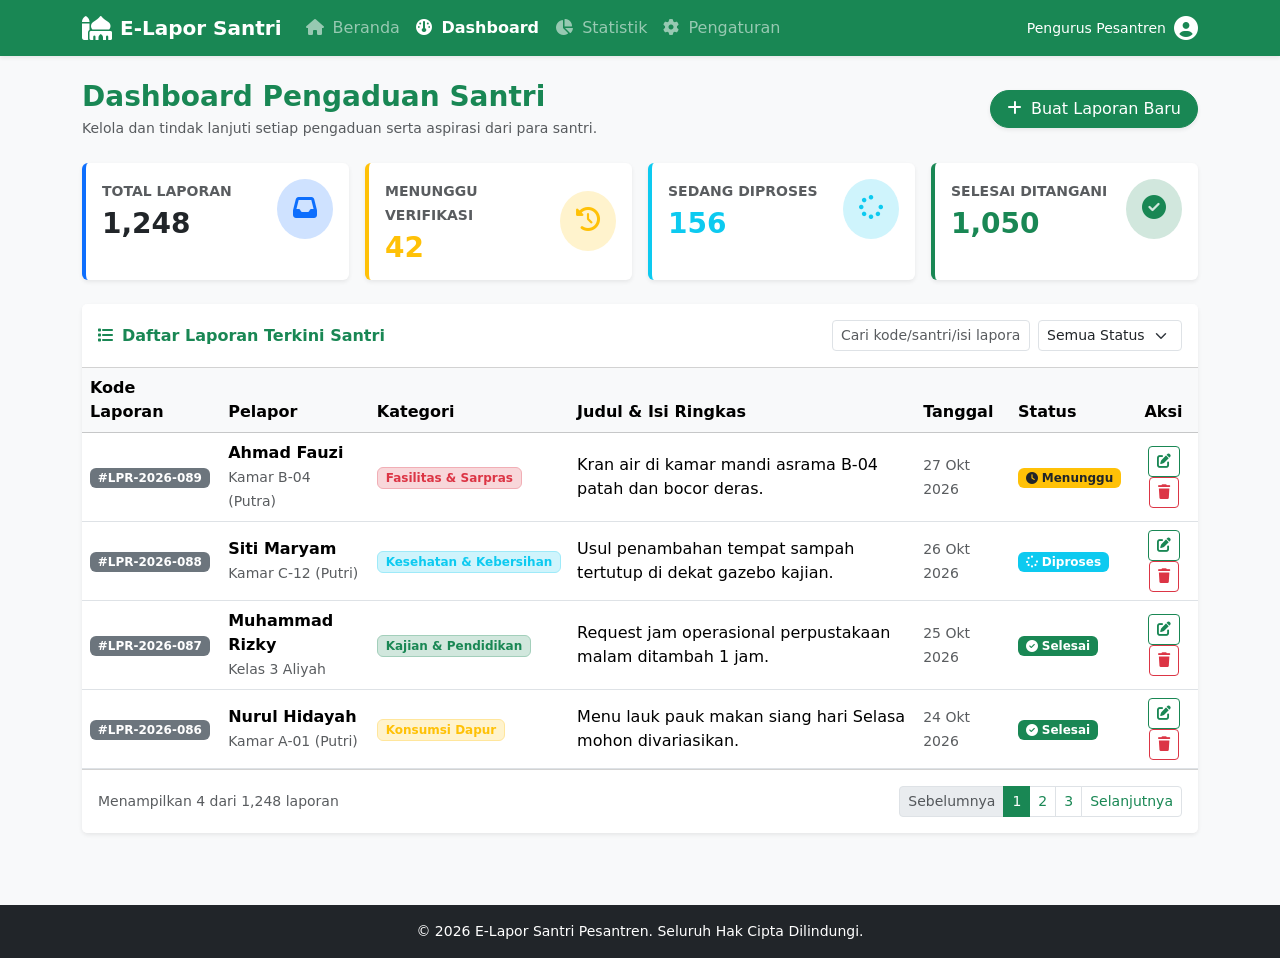
<file: dashboard.html>
<!DOCTYPE html>
<html lang="id">
<head>
    <meta charset="UTF-8">
    <meta name="viewport" content="width=device-width, initial-scale=1.0">
    <title>Dashboard - E-Lapor Santri</title>
    <!-- Bootstrap 5 CSS -->
    <link href="https://cdn.jsdelivr.net/npm/bootstrap@5.3.2/dist/css/bootstrap.min.css" rel="stylesheet">
    <!-- FontAwesome Icons -->
    <link href="https://cdnjs.cloudflare.com/ajax/libs/font-awesome/6.4.2/css/all.min.css" rel="stylesheet">
</head>
<body class="bg-light">

    <!-- Navbar Admin -->
    <nav class="navbar navbar-expand-lg navbar-dark bg-success sticky-top shadow-sm">
        <div class="container">
            <a class="navbar-brand fw-bold d-flex align-items-center gap-2" href="index.html">
                <i class="fa-solid fa-mosque fs-4"></i> E-Lapor Santri
            </a>
            <button class="navbar-toggler" type="button" data-bs-toggle="collapse" data-bs-target="#navbarNav">
                <span class="navbar-toggler-icon"></span>
            </button>
            <div class="collapse navbar-collapse" id="navbarNav">
                <ul class="navbar-nav me-auto mb-2 mb-lg-0">
                    <li class="nav-item">
                        <a class="nav-link" href="index.html"><i class="fa-solid fa-house me-1"></i> Beranda</a>
                    </li>
                    <li class="nav-item">
                        <a class="nav-link active fw-semibold" href="dashboard.html"><i class="fa-solid fa-gauge me-1"></i> Dashboard</a>
                    </li>
                    <li class="nav-item">
                        <a class="nav-link" href="statistik.html"><i class="fa-solid fa-chart-pie me-1"></i> Statistik</a>
                    </li>
                    <li class="nav-item">
                        <a class="nav-link" href="setting.html"><i class="fa-solid fa-gear me-1"></i> Pengaturan</a>
                    </li>
                </ul>
                <div class="d-flex align-items-center gap-2 text-white">
                    <span class="small">Pengurus Pesantren</span>
                    <i class="fa-solid fa-circle-user fs-4"></i>
                </div>
            </div>
        </div>
    </nav>

    <!-- Main Content -->
    <div class="container py-4">

        <!-- Header Page -->
        <div class="d-flex justify-content-between align-items-center mb-4">
            <div>
                <h3 class="fw-bold text-success mb-1">Dashboard Pengaduan Santri</h3>
                <p class="text-muted small mb-0">Kelola dan tindak lanjuti setiap pengaduan serta aspirasi dari para santri.</p>
            </div>
            <a href="index.html#recent-reports" class="btn btn-success rounded-pill px-3 shadow-sm">
                <i class="fa-solid fa-plus me-1"></i> Buat Laporan Baru
            </a>
        </div>

        <!-- Metric Cards -->
        <div class="row g-3 mb-4">
            <div class="col-md-3">
                <div class="card border-0 shadow-sm border-start border-4 border-primary h-100">
                    <div class="card-body">
                        <div class="d-flex justify-content-between align-items-center">
                            <div>
                                <span class="text-muted small fw-bold">TOTAL LAPORAN</span>
                                <h3 class="fw-bold text-dark mb-0 mt-1">1,248</h3>
                            </div>
                            <div class="bg-primary-subtle text-primary p-3 rounded-circle">
                                <i class="fa-solid fa-inbox fs-4"></i>
                            </div>
                        </div>
                    </div>
                </div>
            </div>
            <div class="col-md-3">
                <div class="card border-0 shadow-sm border-start border-4 border-warning h-100">
                    <div class="card-body">
                        <div class="d-flex justify-content-between align-items-center">
                            <div>
                                <span class="text-muted small fw-bold">MENUNGGU VERIFIKASI</span>
                                <h3 class="fw-bold text-warning mb-0 mt-1">42</h3>
                            </div>
                            <div class="bg-warning-subtle text-warning p-3 rounded-circle">
                                <i class="fa-solid fa-clock-rotate-left fs-4"></i>
                            </div>
                        </div>
                    </div>
                </div>
            </div>
            <div class="col-md-3">
                <div class="card border-0 shadow-sm border-start border-4 border-info h-100">
                    <div class="card-body">
                        <div class="d-flex justify-content-between align-items-center">
                            <div>
                                <span class="text-muted small fw-bold">SEDANG DIPROSES</span>
                                <h3 class="fw-bold text-info mb-0 mt-1">156</h3>
                            </div>
                            <div class="bg-info-subtle text-info p-3 rounded-circle">
                                <i class="fa-solid fa-spinner fs-4"></i>
                            </div>
                        </div>
                    </div>
                </div>
            </div>
            <div class="col-md-3">
                <div class="card border-0 shadow-sm border-start border-4 border-success h-100">
                    <div class="card-body">
                        <div class="d-flex justify-content-between align-items-center">
                            <div>
                                <span class="text-muted small fw-bold">SELESAI DITANGANI</span>
                                <h3 class="fw-bold text-success mb-0 mt-1">1,050</h3>
                            </div>
                            <div class="bg-success-subtle text-success p-3 rounded-circle">
                                <i class="fa-solid fa-circle-check fs-4"></i>
                            </div>
                        </div>
                    </div>
                </div>
            </div>
        </div>

        <!-- Data Table Card -->
        <div class="card border-0 shadow-sm">
            <div class="card-header bg-white py-3 d-flex justify-content-between align-items-center">
                <h6 class="fw-bold text-success mb-0"><i class="fa-solid fa-list me-2"></i>Daftar Laporan Terkini Santri</h6>
                <div class="d-flex gap-2">
                    <input type="text" class="form-control form-control-sm" placeholder="Cari kode/santri/isi laporan...">
                    <select class="form-select form-select-sm" style="width: 150px;">
                        <option value="">Semua Status</option>
                        <option value="Menunggu">Menunggu</option>
                        <option value="Diproses">Diproses</option>
                        <option value="Selesai">Selesai</option>
                    </select>
                </div>
            </div>
            <div class="card-body p-0">
                <div class="table-responsive">
                    <table class="table table-hover align-middle mb-0">
                        <thead class="table-light">
                            <tr>
                                <th>Kode Laporan</th>
                                <th>Pelapor</th>
                                <th>Kategori</th>
                                <th>Judul & Isi Ringkas</th>
                                <th>Tanggal</th>
                                <th>Status</th>
                                <th class="text-center">Aksi</th>
                            </tr>
                        </thead>
                        <tbody>
                            <tr>
                                <td><span class="badge bg-secondary">#LPR-2026-089</span></td>
                                <td>
                                    <span class="fw-bold d-block">Ahmad Fauzi</span>
                                    <small class="text-muted">Kamar B-04 (Putra)</small>
                                </td>
                                <td><span class="badge bg-danger-subtle text-danger border border-danger-subtle">Fasilitas & Sarpras</span></td>
                                <td>Kran air di kamar mandi asrama B-04 patah dan bocor deras.</td>
                                <td><small class="text-muted">27 Okt 2026</small></td>
                                <td><span class="badge bg-warning text-dark"><i class="fa-solid fa-clock me-1"></i>Menunggu</span></td>
                                <td class="text-center">
                                    <button class="btn btn-sm btn-outline-success" data-bs-toggle="tooltip" title="Tindak Lanjuti"><i class="fa-solid fa-pen-to-square"></i></button>
                                    <button class="btn btn-sm btn-outline-danger" data-bs-toggle="tooltip" title="Hapus"><i class="fa-solid fa-trash"></i></button>
                                </td>
                            </tr>
                            <tr>
                                <td><span class="badge bg-secondary">#LPR-2026-088</span></td>
                                <td>
                                    <span class="fw-bold d-block">Siti Maryam</span>
                                    <small class="text-muted">Kamar C-12 (Putri)</small>
                                </td>
                                <td><span class="badge bg-info-subtle text-info border border-info-subtle">Kesehatan & Kebersihan</span></td>
                                <td>Usul penambahan tempat sampah tertutup di dekat gazebo kajian.</td>
                                <td><small class="text-muted">26 Okt 2026</small></td>
                                <td><span class="badge bg-info text-white"><i class="fa-solid fa-spinner me-1"></i>Diproses</span></td>
                                <td class="text-center">
                                    <button class="btn btn-sm btn-outline-success" data-bs-toggle="tooltip" title="Tindak Lanjuti"><i class="fa-solid fa-pen-to-square"></i></button>
                                    <button class="btn btn-sm btn-outline-danger" data-bs-toggle="tooltip" title="Hapus"><i class="fa-solid fa-trash"></i></button>
                                </td>
                            </tr>
                            <tr>
                                <td><span class="badge bg-secondary">#LPR-2026-087</span></td>
                                <td>
                                    <span class="fw-bold d-block">Muhammad Rizky</span>
                                    <small class="text-muted">Kelas 3 Aliyah</small>
                                </td>
                                <td><span class="badge bg-success-subtle text-success border border-success-subtle">Kajian & Pendidikan</span></td>
                                <td>Request jam operasional perpustakaan malam ditambah 1 jam.</td>
                                <td><small class="text-muted">25 Okt 2026</small></td>
                                <td><span class="badge bg-success"><i class="fa-solid fa-circle-check me-1"></i>Selesai</span></td>
                                <td class="text-center">
                                    <button class="btn btn-sm btn-outline-success" data-bs-toggle="tooltip" title="Tindak Lanjuti"><i class="fa-solid fa-pen-to-square"></i></button>
                                    <button class="btn btn-sm btn-outline-danger" data-bs-toggle="tooltip" title="Hapus"><i class="fa-solid fa-trash"></i></button>
                                </td>
                            </tr>
                            <tr>
                                <td><span class="badge bg-secondary">#LPR-2026-086</span></td>
                                <td>
                                    <span class="fw-bold d-block">Nurul Hidayah</span>
                                    <small class="text-muted">Kamar A-01 (Putri)</small>
                                </td>
                                <td><span class="badge bg-warning-subtle text-warning border border-warning-subtle">Konsumsi Dapur</span></td>
                                <td>Menu lauk pauk makan siang hari Selasa mohon divariasikan.</td>
                                <td><small class="text-muted">24 Okt 2026</small></td>
                                <td><span class="badge bg-success"><i class="fa-solid fa-circle-check me-1"></i>Selesai</span></td>
                                <td class="text-center">
                                    <button class="btn btn-sm btn-outline-success" data-bs-toggle="tooltip" title="Tindak Lanjuti"><i class="fa-solid fa-pen-to-square"></i></button>
                                    <button class="btn btn-sm btn-outline-danger" data-bs-toggle="tooltip" title="Hapus"><i class="fa-solid fa-trash"></i></button>
                                </td>
                            </tr>
                        </tbody>
                    </table>
                </div>
            </div>
            <div class="card-footer bg-white py-3 d-flex justify-content-between align-items-center">
                <small class="text-muted">Menampilkan 4 dari 1,248 laporan</small>
                <nav>
                    <ul class="pagination pagination-sm mb-0">
                        <li class="page-item disabled"><a class="page-link" href="#">Sebelumnya</a></li>
                        <li class="page-item active"><a class="page-link bg-success border-success" href="#">1</a></li>
                        <li class="page-item"><a class="page-link text-success" href="#">2</a></li>
                        <li class="page-item"><a class="page-link text-success" href="#">3</a></li>
                        <li class="page-item"><a class="page-link text-success" href="#">Selanjutnya</a></li>
                    </ul>
                </nav>
            </div>
        </div>

    </div>

    <!-- Footer Admin -->
    <footer class="bg-dark text-white py-3 mt-5">
        <div class="container text-center small">
            <span>&copy; 2026 E-Lapor Santri Pesantren. Seluruh Hak Cipta Dilindungi.</span>
        </div>
    </footer>

    <!-- Bootstrap JS Bundle -->
    <script src="https://cdn.jsdelivr.net/npm/bootstrap@5.3.2/dist/js/bootstrap.bundle.min.js"></script>
</body>
</html>
</file>
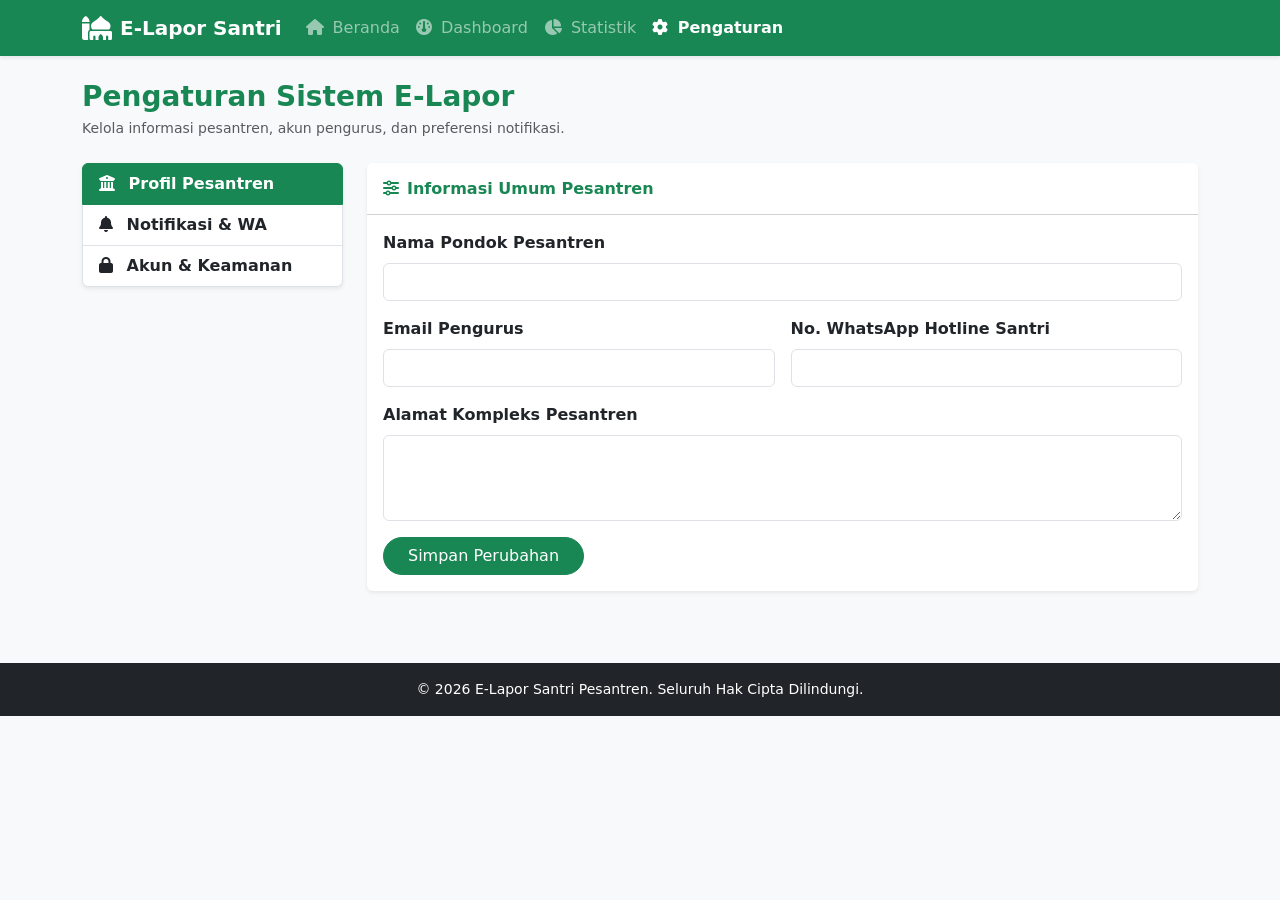
<file: setting.html>
<!DOCTYPE html>
<html lang="id">
<head>
    <meta charset="UTF-8">
    <meta name="viewport" content="width=device-width, initial-scale=1.0">
    <title>Pengaturan - E-Lapor Santri</title>
    <!-- Bootstrap 5 CSS -->
    <link href="https://cdn.jsdelivr.net/npm/bootstrap@5.3.2/dist/css/bootstrap.min.css" rel="stylesheet">
    <!-- FontAwesome Icons -->
    <link href="https://cdnjs.cloudflare.com/ajax/libs/font-awesome/6.4.2/css/all.min.css" rel="stylesheet">
</head>
<body class="bg-light">

    <!-- Navbar -->
    <nav class="navbar navbar-expand-lg navbar-dark bg-success sticky-top shadow-sm">
        <div class="container">
            <a class="navbar-brand fw-bold d-flex align-items-center gap-2" href="index.html">
                <i class="fa-solid fa-mosque fs-4"></i> E-Lapor Santri
            </a>
            <button class="navbar-toggler" type="button" data-bs-toggle="collapse" data-bs-target="#navbarNav">
                <span class="navbar-toggler-icon"></span>
            </button>
            <div class="collapse navbar-collapse" id="navbarNav">
                <ul class="navbar-nav me-auto mb-2 mb-lg-0">
                    <li class="nav-item">
                        <a class="nav-link" href="index.html"><i class="fa-solid fa-house me-1"></i> Beranda</a>
                    </li>
                    <li class="nav-item">
                        <a class="nav-link" href="dashboard.html"><i class="fa-solid fa-gauge me-1"></i> Dashboard</a>
                    </li>
                    <li class="nav-item">
                        <a class="nav-link" href="statistik.html"><i class="fa-solid fa-chart-pie me-1"></i> Statistik</a>
                    </li>
                    <li class="nav-item">
                        <a class="nav-link active fw-semibold" href="setting.html"><i class="fa-solid fa-gear me-1"></i> Pengaturan</a>
                    </li>
                </ul>
            </div>
        </div>
    </nav>

    <!-- Main Content -->
    <div class="container py-4">

        <!-- Header Page -->
        <div class="mb-4">
            <h3 class="fw-bold text-success mb-1">Pengaturan Sistem E-Lapor</h3>
            <p class="text-muted small mb-0">Kelola informasi pesantren, akun pengurus, dan preferensi notifikasi.</p>
        </div>

        <div class="row g-4">
            <!-- Sidebar Nav Setting -->
            <div class="col-md-3">
                <div class="list-group shadow-sm border-0">
                    <a href="#profil" class="list-group-item list-group-item-action active bg-success border-success fw-bold" data-bs-toggle="list">
                        <i class="fa-solid fa-building-columns me-2"></i> Profil Pesantren
                    </a>
                    <a href="#notifikasi" class="list-group-item list-group-item-action fw-semibold" data-bs-toggle="list">
                        <i class="fa-solid fa-bell me-2"></i> Notifikasi & WA
                    </a>
                    <a href="#keamanan" class="list-group-item list-group-item-action fw-semibold" data-bs-toggle="list">
                        <i class="fa-solid fa-lock me-2"></i> Akun & Keamanan
                    </a>
                </div>
            </div>

            <!-- Tab Content -->
            <div class="col-md-9">
                <div class="tab-content">
                    
                    <!-- Tab Profil Pesantren -->
                    <div class="tab-pane fade show active" id="profil">
                        <div class="card border-0 shadow-sm">
                            <div class="card-header bg-white py-3">
                                <h6 class="fw-bold text-success mb-0"><i class="fa-solid fa-sliders me-2"></i>Informasi Umum Pesantren</h6>
                            </div>
                            <div class="card-body">
                                <form>
                                    <div class="mb-3">
                                        <label class="form-label fw-semibold">Nama Pondok Pesantren</label>
                                        <input type="text" class="form-control" value="">
                                    </div>
                                    <div class="row g-3 mb-3">
                                        <div class="col-md-6">
                                            <label class="form-label fw-semibold">Email Pengurus</label>
                                            <input type="email" class="form-control" value="">
                                        </div>
                                        <div class="col-md-6">
                                            <label class="form-label fw-semibold">No. WhatsApp Hotline Santri</label>
                                            <input type="text" class="form-control" value="">
                                        </div>
                                    </div>
                                    <div class="mb-3">
                                        <label class="form-label fw-semibold">Alamat Kompleks Pesantren</label>
                                        <textarea class="form-control" rows="3"></textarea>
                                    </div>
                                    <button type="button" class="btn btn-success rounded-pill px-4">Simpan Perubahan</button>
                                </form>
                            </div>
                        </div>
                    </div>

                    <!-- Tab Notifikasi -->
                    <div class="tab-pane fade" id="notifikasi">
                        <div class="card border-0 shadow-sm">
                            <div class="card-header bg-white py-3">
                                <h6 class="fw-bold text-success mb-0"><i class="fa-solid fa-bell me-2"></i>Pengaturan Notifikasi Pengaduan</h6>
                            </div>
                            <div class="card-body">
                                <div class="form-check form-switch mb-3">
                                    <input class="form-check-input" type="checkbox" id="notifWa" checked>
                                    <label class="form-check-label fw-semibold" for="notifWa">Kirim Notifikasi Otomatis ke WhatsApp Santri saat Status Laporan Berubah</label>
                                </div>
                                <div class="form-check form-switch mb-3">
                                    <input class="form-check-input" type="checkbox" id="notifEmail" checked>
                                    <label class="form-check-label fw-semibold" for="notifEmail">Kirim Salinan Laporan Baru ke Email Pengurus Kamtib</label>
                                </div>
                                <div class="form-check form-switch mb-3">
                                    <input class="form-check-input" type="checkbox" id="anonimAllow" checked>
                                    <label class="form-check-label fw-semibold" for="anonimAllow">Izinkan Santri Mengirim Laporan Secara Anonim / Rahasia</label>
                                </div>
                                <button type="button" class="btn btn-success rounded-pill px-4 mt-2">Simpan Preferensi</button>
                            </div>
                        </div>
                    </div>

                    <!-- Tab Keamanan -->
                    <div class="tab-pane fade" id="keamanan">
                        <div class="card border-0 shadow-sm">
                            <div class="card-header bg-white py-3">
                                <h6 class="fw-bold text-success mb-0"><i class="fa-solid fa-key me-2"></i>Ganti Password Pengurus</h6>
                            </div>
                            <div class="card-body">
                                <form>
                                    <div class="mb-3">
                                        <label class="form-label fw-semibold">Password Lama</label>
                                        <input type="password" class="form-control">
                                    </div>
                                    <div class="mb-3">
                                        <label class="form-label fw-semibold">Password Baru</label>
                                        <input type="password" class="form-control">
                                    </div>
                                    <div class="mb-3">
                                        <label class="form-label fw-semibold">Konfirmasi Password Baru</label>
                                        <input type="password" class="form-control">
                                    </div>
                                    <button type="button" class="btn btn-success rounded-pill px-4">Update Password</button>
                                </form>
                            </div>
                        </div>
                    </div>

                </div>
            </div>
        </div>

    </div>

    <!-- Footer -->
    <footer class="bg-dark text-white py-3 mt-5">
        <div class="container text-center small">
            <span>&copy; 2026 E-Lapor Santri Pesantren. Seluruh Hak Cipta Dilindungi.</span>
        </div>
    </footer>

    <!-- Bootstrap JS Bundle -->
    <script src="https://cdn.jsdelivr.net/npm/bootstrap@5.3.2/dist/js/bootstrap.bundle.min.js"></script>
</body>
</html>
</file>
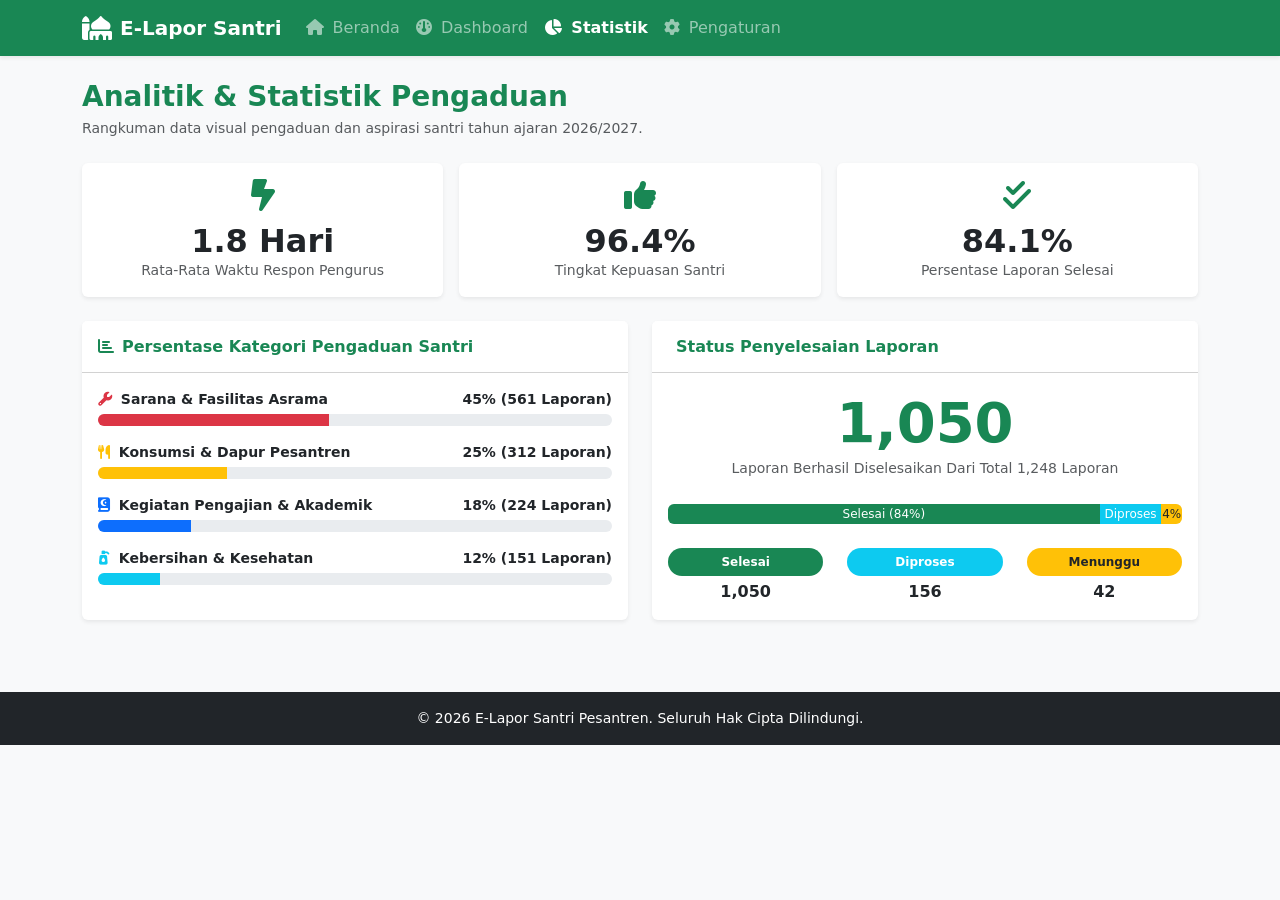
<file: statistik.html>
<!DOCTYPE html>
<html lang="id">
<head>
    <meta charset="UTF-8">
    <meta name="viewport" content="width=device-width, initial-scale=1.0">
    <title>Statistik Laporan - E-Lapor Santri</title>
    <!-- Bootstrap 5 CSS -->
    <link href="https://cdn.jsdelivr.net/npm/bootstrap@5.3.2/dist/css/bootstrap.min.css" rel="stylesheet">
    <!-- FontAwesome Icons -->
    <link href="https://cdnjs.cloudflare.com/ajax/libs/font-awesome/6.4.2/css/all.min.css" rel="stylesheet">
</head>
<body class="bg-light">

    <!-- Navbar -->
    <nav class="navbar navbar-expand-lg navbar-dark bg-success sticky-top shadow-sm">
        <div class="container">
            <a class="navbar-brand fw-bold d-flex align-items-center gap-2" href="index.html">
                <i class="fa-solid fa-mosque fs-4"></i> E-Lapor Santri
            </a>
            <button class="navbar-toggler" type="button" data-bs-toggle="collapse" data-bs-target="#navbarNav">
                <span class="navbar-toggler-icon"></span>
            </button>
            <div class="collapse navbar-collapse" id="navbarNav">
                <ul class="navbar-nav me-auto mb-2 mb-lg-0">
                    <li class="nav-item">
                        <a class="nav-link" href="index.html"><i class="fa-solid fa-house me-1"></i> Beranda</a>
                    </li>
                    <li class="nav-item">
                        <a class="nav-link" href="dashboard.html"><i class="fa-solid fa-gauge me-1"></i> Dashboard</a>
                    </li>
                    <li class="nav-item">
                        <a class="nav-link active fw-semibold" href="statistik.html"><i class="fa-solid fa-chart-pie me-1"></i> Statistik</a>
                    </li>
                    <li class="nav-item">
                        <a class="nav-link" href="setting.html"><i class="fa-solid fa-gear me-1"></i> Pengaturan</a>
                    </li>
                </ul>
            </div>
        </div>
    </nav>

    <!-- Main Content -->
    <div class="container py-4">

        <!-- Header Page -->
        <div class="mb-4">
            <h3 class="fw-bold text-success mb-1">Analitik & Statistik Pengaduan</h3>
            <p class="text-muted small mb-0">Rangkuman data visual pengaduan dan aspirasi santri tahun ajaran 2026/2027.</p>
        </div>

        <!-- Metric KPI Cards -->
        <div class="row g-3 mb-4">
            <div class="col-md-4">
                <div class="card border-0 shadow-sm p-3 text-center bg-white">
                    <div class="text-success mb-2"><i class="fa-solid fa-bolt-lightning fs-2"></i></div>
                    <h2 class="fw-bold text-dark mb-0">1.8 Hari</h2>
                    <span class="text-muted small">Rata-Rata Waktu Respon Pengurus</span>
                </div>
            </div>
            <div class="col-md-4">
                <div class="card border-0 shadow-sm p-3 text-center bg-white">
                    <div class="text-success mb-2"><i class="fa-solid fa-thumbs-up fs-2"></i></div>
                    <h2 class="fw-bold text-dark mb-0">96.4%</h2>
                    <span class="text-muted small">Tingkat Kepuasan Santri</span>
                </div>
            </div>
            <div class="col-md-4">
                <div class="card border-0 shadow-sm p-3 text-center bg-white">
                    <div class="text-success mb-2"><i class="fa-solid fa-check-double fs-2"></i></div>
                    <h2 class="fw-bold text-dark mb-0">84.1%</h2>
                    <span class="text-muted small">Persentase Laporan Selesai</span>
                </div>
            </div>
        </div>

        <div class="row g-4">
            <!-- Progress Categorization -->
            <div class="col-lg-6">
                <div class="card border-0 shadow-sm h-100">
                    <div class="card-header bg-white py-3">
                        <h6 class="fw-bold text-success mb-0"><i class="fa-solid fa-chart-bar me-2"></i>Persentase Kategori Pengaduan Santri</h6>
                    </div>
                    <div class="card-body">
                        <!-- Item 1 -->
                        <div class="mb-3">
                            <div class="d-flex justify-content-between mb-1">
                                <span class="fw-semibold small"><i class="fa-solid fa-wrench text-danger me-1"></i> Sarana & Fasilitas Asrama</span>
                                <span class="fw-bold small">45% (561 Laporan)</span>
                            </div>
                            <div class="progress" style="height: 12px;">
                                <div class="progress-bar bg-danger" role="progressbar" style="width: 45%;"></div>
                            </div>
                        </div>

                        <!-- Item 2 -->
                        <div class="mb-3">
                            <div class="d-flex justify-content-between mb-1">
                                <span class="fw-semibold small"><i class="fa-solid fa-utensils text-warning me-1"></i> Konsumsi & Dapur Pesantren</span>
                                <span class="fw-bold small">25% (312 Laporan)</span>
                            </div>
                            <div class="progress" style="height: 12px;">
                                <div class="progress-bar bg-warning" role="progressbar" style="width: 25%;"></div>
                            </div>
                        </div>

                        <!-- Item 3 -->
                        <div class="mb-3">
                            <div class="d-flex justify-content-between mb-1">
                                <span class="fw-semibold small"><i class="fa-solid fa-book-quran text-primary me-1"></i> Kegiatan Pengajian & Akademik</span>
                                <span class="fw-bold small">18% (224 Laporan)</span>
                            </div>
                            <div class="progress" style="height: 12px;">
                                <div class="progress-bar bg-primary" role="progressbar" style="width: 18%;"></div>
                            </div>
                        </div>

                        <!-- Item 4 -->
                        <div class="mb-3">
                            <div class="d-flex justify-content-between mb-1">
                                <span class="fw-semibold small"><i class="fa-solid fa-pump-soap text-info me-1"></i> Kebersihan & Kesehatan</span>
                                <span class="fw-bold small">12% (151 Laporan)</span>
                            </div>
                            <div class="progress" style="height: 12px;">
                                <div class="progress-bar bg-info" role="progressbar" style="width: 12%;"></div>
                            </div>
                        </div>
                    </div>
                </div>
            </div>

            <!-- Resolution Status Progress -->
            <div class="col-lg-6">
                <div class="card border-0 shadow-sm h-100">
                    <div class="card-header bg-white py-3">
                        <h6 class="fw-bold text-success mb-0"><i class="fa-solid fa-chart-donut me-2"></i>Status Penyelesaian Laporan</h6>
                    </div>
                    <div class="card-body">
                        <!-- Progress Status -->
                        <div class="mb-4 text-center">
                            <h1 class="display-4 fw-bold text-success mb-0">1,050</h1>
                            <span class="text-muted small">Laporan Berhasil Diselesaikan Dari Total 1,248 Laporan</span>
                        </div>

                        <div class="progress mb-3" style="height: 20px;">
                            <div class="progress-bar bg-success" role="progressbar" style="width: 84%" title="Selesai (84%)">Selesai (84%)</div>
                            <div class="progress-bar bg-info" role="progressbar" style="width: 12%" title="Diproses (12%)">Diproses</div>
                            <div class="progress-bar bg-warning text-dark" role="progressbar" style="width: 4%" title="Menunggu (4%)">4%</div>
                        </div>

                        <div class="row text-center mt-4">
                            <div class="col-4">
                                <span class="badge bg-success rounded-pill p-2 mb-1 d-block">Selesai</span>
                                <span class="fw-bold">1,050</span>
                            </div>
                            <div class="col-4">
                                <span class="badge bg-info rounded-pill p-2 mb-1 d-block">Diproses</span>
                                <span class="fw-bold">156</span>
                            </div>
                            <div class="col-4">
                                <span class="badge bg-warning text-dark rounded-pill p-2 mb-1 d-block">Menunggu</span>
                                <span class="fw-bold">42</span>
                            </div>
                        </div>
                    </div>
                </div>
            </div>
        </div>

    </div>

    <!-- Footer -->
    <footer class="bg-dark text-white py-3 mt-5">
        <div class="container text-center small">
            <span>&copy; 2026 E-Lapor Santri Pesantren. Seluruh Hak Cipta Dilindungi.</span>
        </div>
    </footer>

    <!-- Bootstrap JS Bundle -->
    <script src="https://cdn.jsdelivr.net/npm/bootstrap@5.3.2/dist/js/bootstrap.bundle.min.js"></script>
</body>
</html>
</file>
